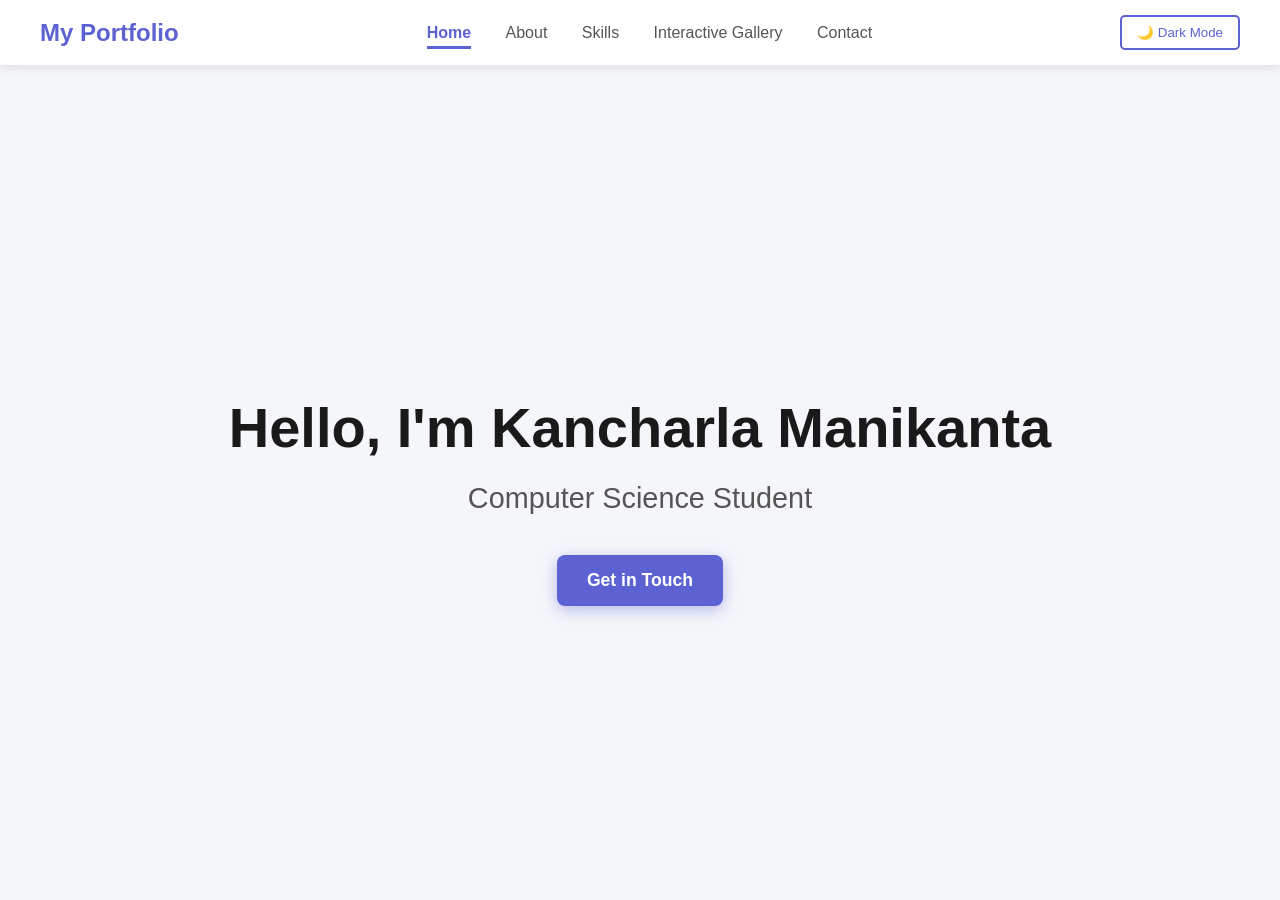
<file: index.html>
<!DOCTYPE html>
<html lang="en" data-theme="light">
<head>
    <meta charset="UTF-8">
    <meta name="viewport" content="width=device-width, initial-scale=1.0">
    <title>Interactive Portfolio - Home</title>
    <link rel="stylesheet" href="style.css">
</head>
<body>

    <header class="main-header">
        <div class="header-container container">
            <div class="logo">My Portfolio</div>
            <nav>
                <a href="index.html">Home</a>
                <a href="about.html">About</a>
                <a href="skills.html">Skills</a>
                 <a href="Interactive Gallery.html">Interactive Gallery</a>
                <a href="contact.html">Contact</a>
            </nav>
            <button id="theme-toggle" class="theme-toggle">🌙 Dark Mode</button>
        </div>
    </header>

    <main>
        <section id="hero" class="hero">
            <div class="container hero-content">
                <h1>Hello, I'm Kancharla Manikanta</h1>
                <p id="tagline" class="tagline">Computer Science Student</p> 
                <a href="contact.html" class="cta-button">Get in Touch</a>
            </div>
        </section>

       

    <script src="script.js" defer></script>
</body>
</html>
</file>
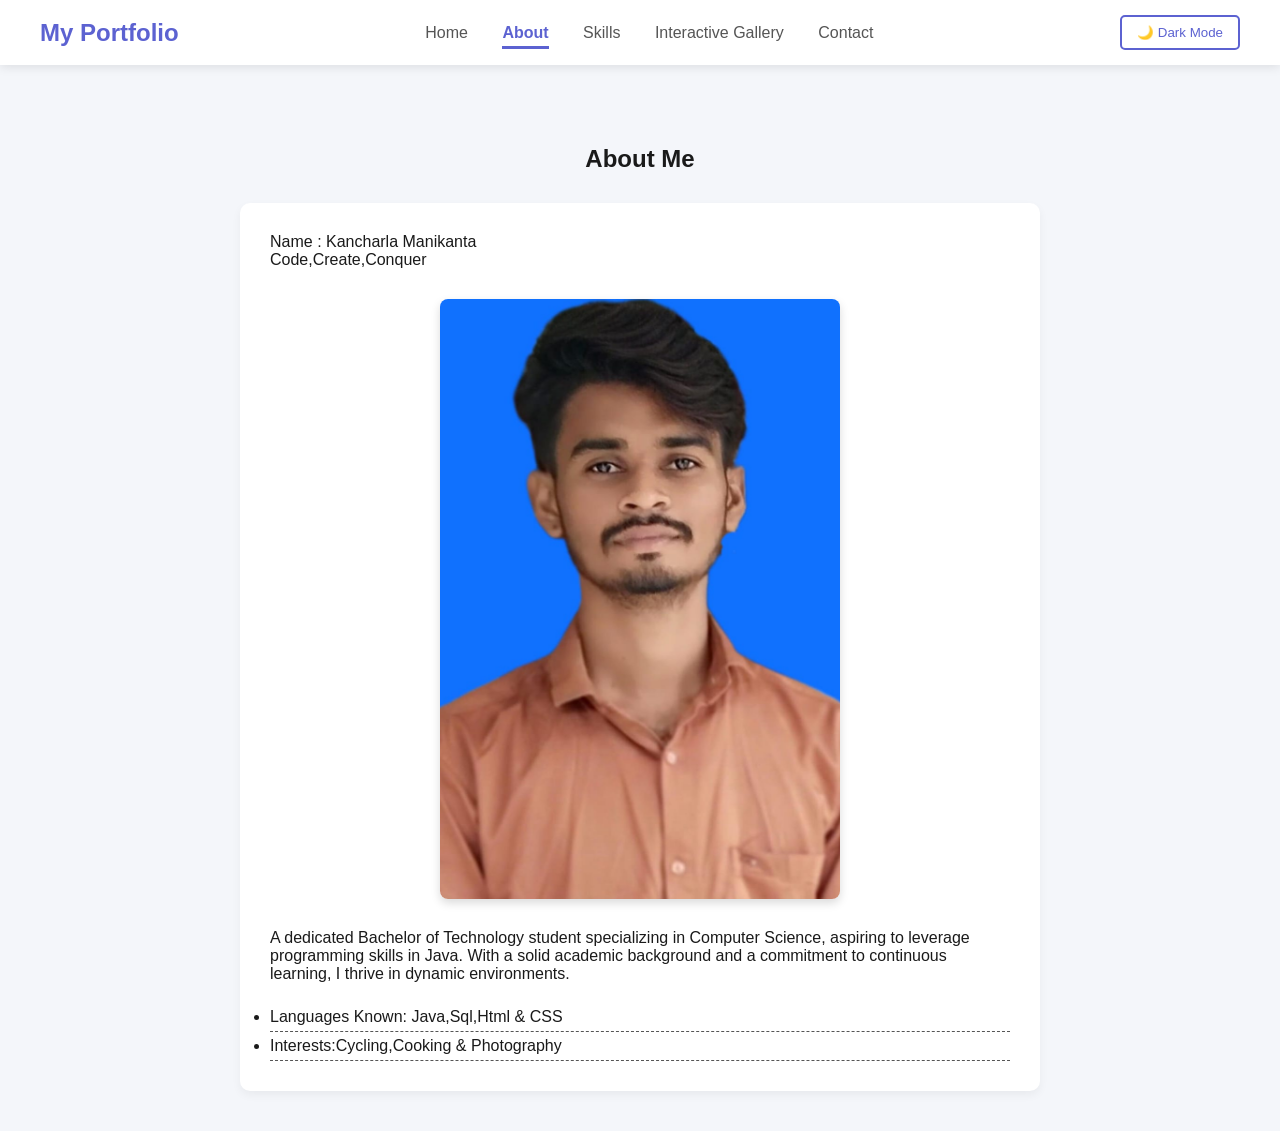
<file: about.html>
<!DOCTYPE html>
<html lang="en" data-theme="light">
<head>
    <meta charset="UTF-8">
    <meta name="viewport" content="width=device-width, initial-scale=1.0">
    <title>Interactive Portfolio - About</title>
    <link rel="stylesheet" href="style.css">
</head>
<body>

    <header class="main-header">
        <div class="header-container container">
            <div class="logo">My Portfolio</div>
            <nav>
                <a href="index.html">Home</a>
                <a href="about.html">About</a>
                <a href="skills.html">Skills</a>
                 <a href="Interactive Gallery.html">Interactive Gallery</a>
                <a href="contact.html">Contact</a>
               
            </nav>
            <button id="theme-toggle" class="theme-toggle">🌙 Dark Mode</button>
        </div>
    </header>

    <main>
        <section id="about" class="about reveal">
            <div class="container">
                <h2> About Me</h2>
                <div class="about-info clearfix">
                    <p>Name : Kancharla Manikanta</p>
                    <p>Code,Create,Conquer</p>
                    <img src="Image.jpeg" alt="My Photo" class="section-image-fixed">

                    <p>A dedicated Bachelor of Technology student specializing in Computer Science, aspiring to 
leverage programming skills in Java. With a solid academic background and a commitment 
to continuous learning, I thrive in dynamic environments.</p>

                    <ul class="quick-facts">
                        <li>Languages Known: Java,Sql,Html & CSS</li>
                        <li>Interests:Cycling,Cooking & Photography </li>
                    </ul>
                </div>
            </div>
        </section>
    </main>

    <script src="script.js" defer></script>
</body>
</html>
</file>
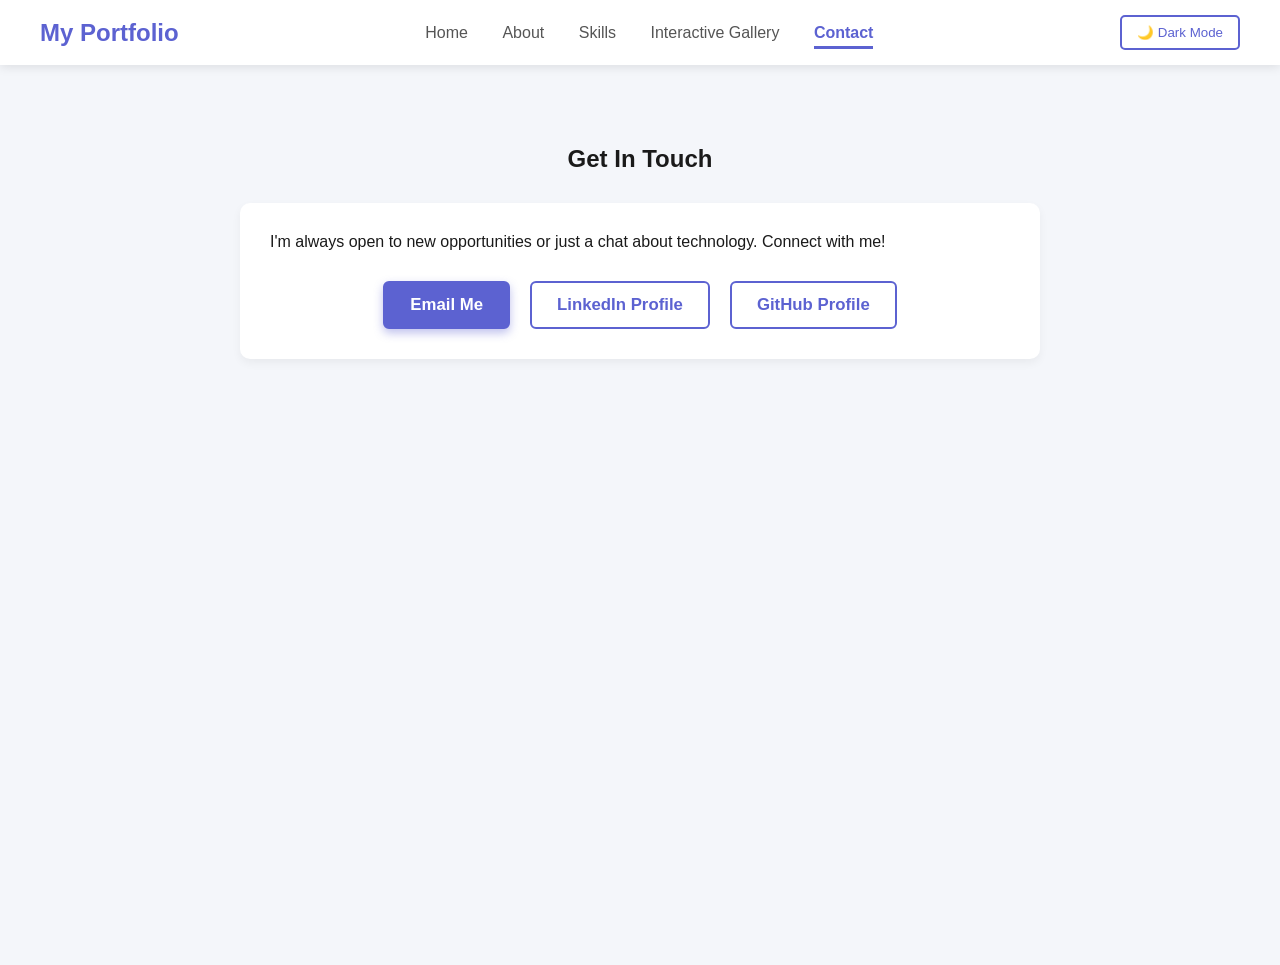
<file: contact.html>
<!DOCTYPE html>
<html lang="en" data-theme="light">
<head>
    <meta charset="UTF-8">
    <meta name="viewport" content="width=device-width, initial-scale=1.0">
    <title>Interactive Portfolio - Contact</title>
    <link rel="stylesheet" href="style.css">
</head>
<body>

    <header class="main-header">
        <div class="header-container container">
            <div class="logo">My Portfolio</div>
            <nav>
                <a href="index.html">Home</a>
                <a href="about.html">About</a>
                <a href="skills.html">Skills</a>
                 <a href="Interactive Gallery.html">Interactive Gallery</a>
                <a href="contact.html">Contact</a>
                
            </nav>
            <button id="theme-toggle" class="theme-toggle">🌙 Dark Mode</button>
        </div>
    </header>

    <main>
        <section id="contact" class="contact reveal">
            <div class="container">
                <h2> Get In Touch</h2>
                <div class="contact-info">
    <p>I'm always open to new opportunities or just a chat about technology. Connect with me!</p>
    
    <div class="contact-links">
        <a href="mailto:kancharlamanikanta55@gmail.com" class="contact-button email-button">
            Email Me
        </a>
        <a href="https://www.linkedin.com/in/manikanta-kancharla" target="_blank" class="contact-button linkedin-button">
            LinkedIn Profile
        </a>
        <a href="https://github.com/kancharlamanikanta55-blip" target="_blank" class="contact-button github-button">
            GitHub Profile
        </a>
    </div>
    </div>
            </div>
        </section>
    </main>

    <script src="script.js" defer></script>
</body>
</html>
</file>
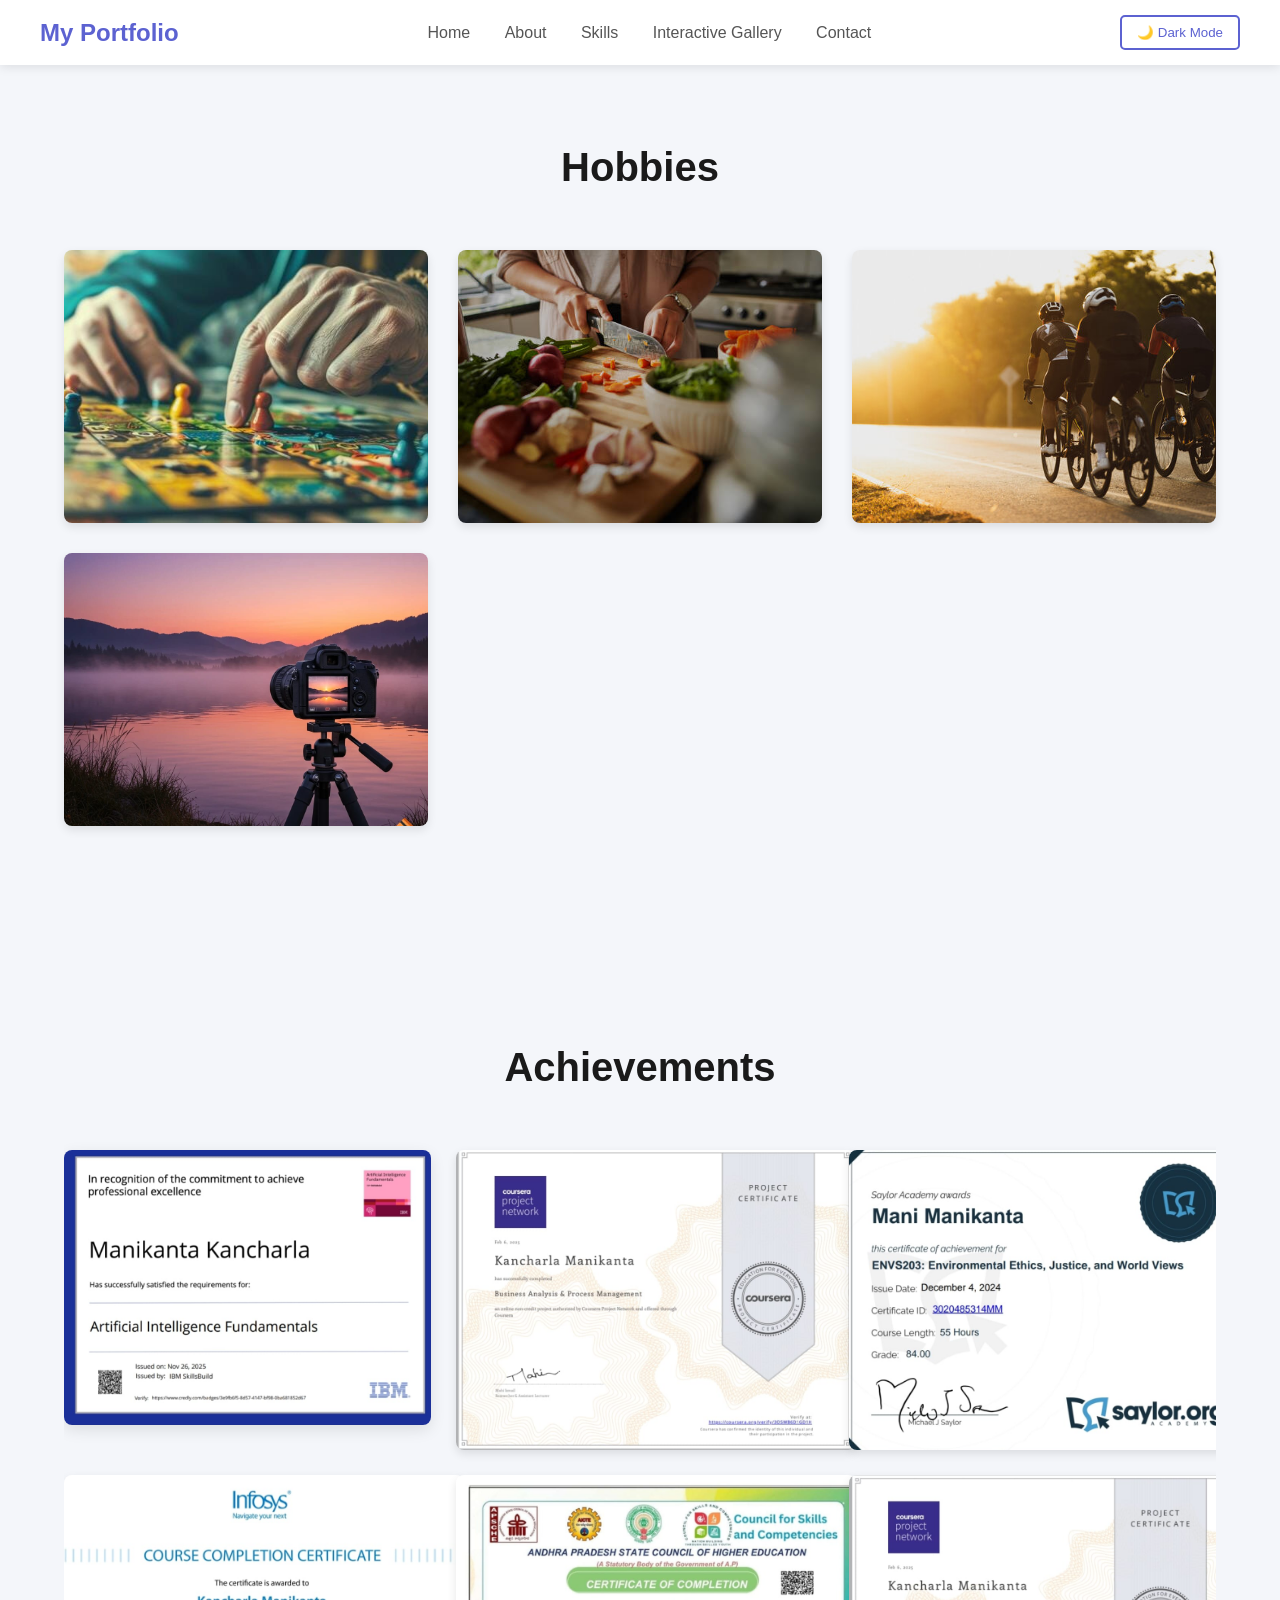
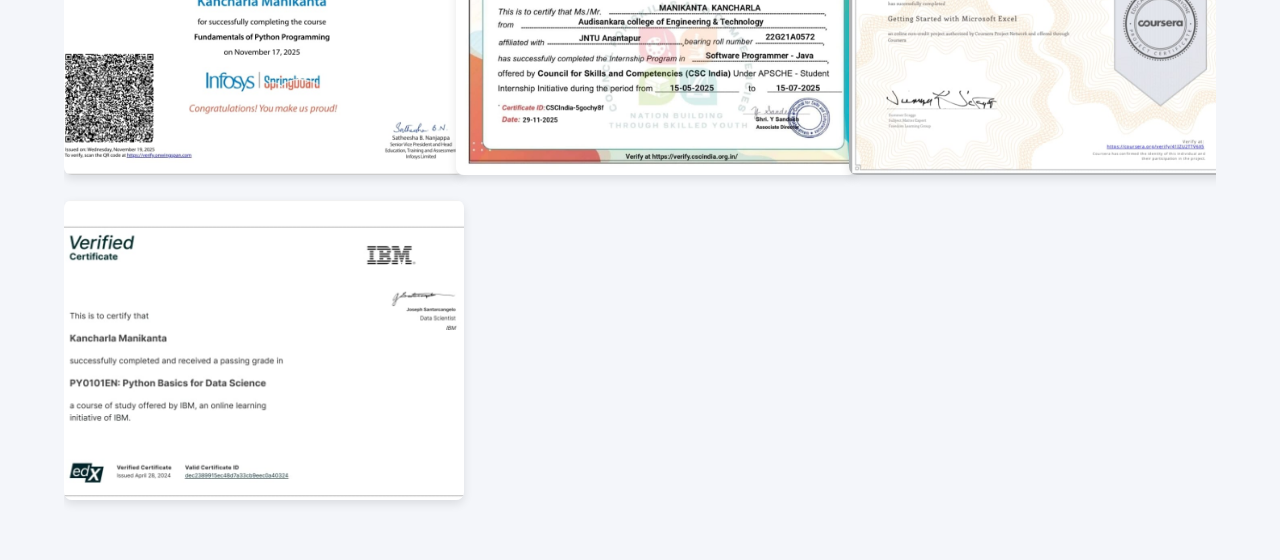
<file: Interactive Gallery.html>
<!DOCTYPE html>
<html lang="en" data-theme="light">
<head>
    <meta charset="UTF-8">
    <meta name="viewport" content="width=device-width, initial-scale=1.0">
    <title>Interactive Portfolio - Contact</title>
    <link rel="stylesheet" href="style.css">
</head>
<body>

    <header class="main-header">
        <div class="header-container container">
            <div class="logo">My Portfolio</div>
            <nav>
                <a href="index.html">Home</a>
                <a href="about.html">About</a>
                <a href="skills.html">Skills</a>
                <a href="Interactive Gallery.html">Interactive Gallery</a>
                <a href="contact.html">Contact</a>
            </nav>
            <button id="theme-toggle" class="theme-toggle">🌙 Dark Mode</button>
        </div>
    </header>

    <main>
        <section id="hobbies" class="hobbies reveal">
            <div class="container">
                <h2>Hobbies</h2>
                <div class="hobbies-grid">

                    <div class="hobby-item">
                        <img src="Board Games.jpeg" alt="Hobby 1">
                        <div class="text-overlay">
                            <h3>Board Games</h3>
                            <p>Developing strategic thinking and problem-solving skills through complex tabletop games.</p>
                        </div>
                    </div>

                    <div class="hobby-item" >
                        <img src="Cooking.jpeg" alt="Hobby 2">
                        <div class="text-overlay">
                            <h3>Cooking</h3>
                            <p>Experimenting with different cuisines and recipes, focusing on precision and creativity.</p>
                        </div>
                    </div>

                    <div class="hobby-item">
                        <img src="Cycling.jpeg"alt="Hobby 3">
                        <div class="text-overlay">
                          <h3>Cycling</h3>
                            <p>Enjoying long-distance rides to explore new areas and stay physically fit and focused.</p>
                        </div>
                    </div>

                     <div class="hobby-item" >
                        <img src="Photography.jpeg"alt="Hobby 4">
                        <div class="text-overlay">
                            <h3>Photography</h3>
                            <p>Capturing moments, light and composition I Find focus where my passion meets purpose.</p>
                        </div>
                    </div>

                </div>
            </div>
        </section>

              <section id="certificates" class="certificates reveal">
                <div class="container">
                <h2>Achievements</h2>
                <div class="certificate-grid">
                <div class="certificate-item">
                        <img src="Ai fundamentals.jpeg" alt="Certificate 1 ">
                    </div>
                    <div class="gallery-item">
                        <img src="Business Analysis and Process Management.jpeg" alt="Certificate 2">
                    </div>
                    <div class="gallery-item">
                        <img src="Environmental Ethics.jpeg" alt="Certificate">
                    </div>
                     <div class="gallery-item">
                        <img src="Fundamentals of Python.jpeg" alt="Certificate 4">
                    </div>
                     <div class="gallery-item">
                        <img src= "Java.jpeg" alt="Certificate 5">
                    </div>
                    <div class="gallery-item">
                        <img src="Microsoft Excel.jpeg"alt="Certificate 6">
                    </div>
                     <div class="gallery-item">
                        <img src="Python basics.jpeg"alt="Certificate 7">
                        </div>
                </div>
            </div>
        </section>
    </main>

    <div id="lightbox" class="lightbox-overlay">
        </div>
    </main>

    <script src="script.js" defer></script>
</body>
</html>
</file>
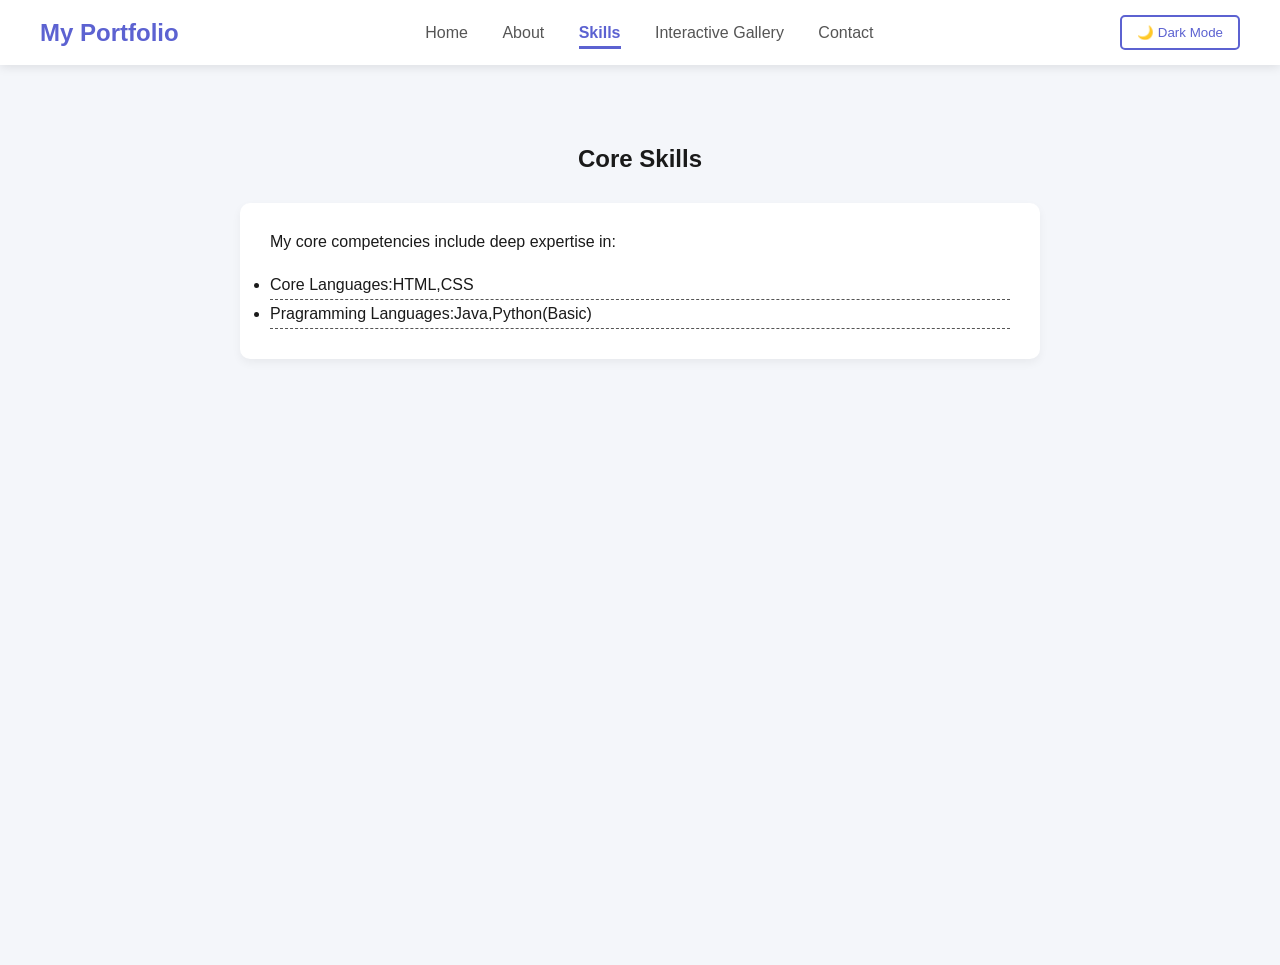
<file: skills.html>
<!DOCTYPE html>
<html lang="en" data-theme="light">
<head>
    <meta charset="UTF-8">
    <meta name="viewport" content="width=device-width, initial-scale=1.0">
    <title>Interactive Portfolio - Skills</title>
    <link rel="stylesheet" href="style.css">
</head>
<body>

    <header class="main-header">
        <div class="header-container container">
            <div class="logo">My Portfolio</div>
            <nav>
                <a href="index.html">Home</a>
                <a href="about.html">About</a>
                <a href="skills.html">Skills</a>
                 <a href="Interactive Gallery.html">Interactive Gallery</a>
                <a href="contact.html">Contact</a>
            </nav>
            <button id="theme-toggle" class="theme-toggle">🌙 Dark Mode</button>
        </div>
    </header>

    <main>
        <section id="skills" class="skills reveal">
            <div class="container">
                <h2> Core Skills</h2>
                <div class="about-info clearfix">
                    <p>My core competencies include deep expertise in:</p>
                    <ul class="quick-facts">
                       
                        <li>Core Languages:HTML,CSS</li>
                        
                        <li>Pragramming Languages:Java,Python(Basic)</li>
                    </ul>
                    
                </div>
            </div>
        </section>
    </main>

    <script src="script.js" defer></script>
</body>
</html>
</file>
<file: style.css>
:root {
   
    --color-primary: #5c62d1;
    --color-background-light: #f4f6fa;
    --color-background-card: #ffffff;
    --color-text-main: #1a1a1a;
    --color-text-secondary: #555555;
    scroll-behavior: smooth;
}

[data-theme='dark'] {

    --color-background-light: #1a1a2e;
    --color-background-card: #272c44;
    --color-text-main: #f0f0f0;
    --color-text-secondary: #aaaaaa;
}

* {
    box-sizing: border-box;
    margin: 0;
    padding: 0;
}

body {
    background-color: var(--color-background-light);
    color: var(--color-text-main);
    font-family: 'Segoe UI', Tahoma, Geneva, Verdana, sans-serif;
    cursor: default; 
}


.theme-transition {
    transition: background-color 0.5s ease; 
}

h1, h2, h3 {
    color: var(--color-text-main);
}

section {
    padding: 80px 5% 40px;
    min-height: 100vh;
}

.container {
    max-width: 1200px;
    margin: 0 auto;
}

.main-header {
    position: sticky; 
    top: 0;
    z-index: 1000;
    background-color: var(--color-background-card);
    box-shadow: 0 2px 10px rgba(0, 0, 0, 0.1);
    transition: background-color 0.3s;
}

.header-container {
    display: flex;
    justify-content: space-between;
    align-items: center;
    padding: 15px 0;
}

.logo {
    font-size: 1.5rem;
    font-weight: bold;
    color: var(--color-primary);
}

nav a {
    margin: 0 15px;
    text-decoration: none;
    color: var(--color-text-secondary);
    font-weight: 500;
    transition: color 0.2s, border-bottom 0.2s; 
    padding-bottom: 5px; 
    border-bottom: 2px solid transparent; 
}

nav a:hover {
    color: var(--color-primary);
    border-bottom: 2px solid var(--color-primary); 
}

nav a.active-nav {
    color: var(--color-primary); 
    font-weight: 700; 
    border-bottom: 3px solid var(--color-primary); 
}

.theme-toggle {
    padding: 8px 15px;
    border: 2px solid var(--color-primary);
    border-radius: 5px;
    background-color: transparent;
    color: var(--color-primary);
    cursor: pointer;
    transition: background-color 0.2s, transform 0.1s;
}

.theme-toggle:hover {
    background-color: rgba(92, 98, 209, 0.1);
}

.theme-toggle:active {
    transform: scale(0.98); 
}


a, button, .gallery-item {
    cursor: pointer; 
}

:root {
    
    --color-primary: #5c62d1;
    --color-background-light: #f4f6fa;
    --color-background-card: #ffffff;
    --color-text-main: #1a1a1a;
    --color-text-secondary: #555555;
    scroll-behavior: smooth;
}

[data-theme='dark'] {
    
    --color-background-light: #1a1a2e;
    --color-background-card: #272c44;
    --color-text-main: #f0f0f0;
    --color-text-secondary: #aaaaaa;
}

* {
    box-sizing: border-box;
    margin: 0;
    padding: 0;
}

body {
    background-color: var(--color-background-light);
    color: var(--color-text-main);
    font-family: 'Segoe UI', Tahoma, Geneva, Verdana, sans-serif;
    transition: background-color 0.3s, color 0.3s;
}

h1, h2, h3 {
    color: var(--color-text-main);
}

section {
    padding: 80px 5% 40px;
    min-height: 100vh;
}

.container {
    max-width: 1200px;
    margin: 0 auto;
}

.main-header {
    position: sticky;
    top: 0;
    z-index: 1000;
    background-color: var(--color-background-card);
    box-shadow: 0 2px 10px rgba(0, 0, 0, 0.1);
    transition: background-color 0.3s;
}

.header-container {
    display: flex;
    justify-content: space-between;
    align-items: center;
    padding: 15px 0;
}

.logo {
    font-size: 1.5rem;
    font-weight: bold;
    color: var(--color-primary);
}

nav a {
    margin: 0 15px;
    text-decoration: none;
    color: var(--color-text-secondary);
    font-weight: 500;
    transition: color 0.2s;
}

nav a:hover {
    color: var(--color-primary);
}

.theme-toggle {
    padding: 8px 15px;
    border: 2px solid var(--color-primary);
    border-radius: 5px;
    background-color: transparent;
    color: var(--color-primary);
    cursor: pointer;
    transition: background-color 0.2s, transform 0.1s;
}

.theme-toggle:hover {
    background-color: rgba(92, 98, 209, 0.1);
}

.theme-toggle:active {
    transform: scale(0.98); 
}

.hero {
    display: flex;
    align-items: center;
    justify-content: center;
    text-align: center;
    min-height: calc(100vh - 70px);
    position: relative;
}

.hero h1 {
    font-size: 3.5rem;
    margin-bottom: 20px;
    line-height: 1.2;
    opacity: 0;
    animation: fadeIn 1s ease-out 0.5s forwards;
}

.tagline {
    font-size: 1.8rem;
    font-weight: 300;
    margin-bottom: 40px;
    color: var(--color-text-secondary);
    overflow: hidden; 
    display: block;
}

.tagline span {
    display: inline-block;
    opacity: 0;
    transform: translateY(20px);
    animation: slideUp 0.6s ease-out forwards;
}

@keyframes fadeIn {
    to { opacity: 1; }
}

@keyframes slideUp {
    to { opacity: 1; transform: translateY(0); }
}

.cta-button {
    
    padding: 15px 30px;
    font-size: 1.1rem;
    font-weight: 600;
    border: none;
    border-radius: 8px;
    background-color: var(--color-primary);
    color: white;
    cursor: pointer;
    text-decoration: none;
    display: inline-block;
    box-shadow: 0 4px 15px rgba(92, 98, 209, 0.4);
    transition: transform 0.15s, background-color 0.2s;
}

.cta-button:hover {
    background-color: #4a50a8;
    transform: translateY(-2px);
}



.gallery h2 {
    text-align: center;
    margin-bottom: 40px;
    font-size: 2.5rem;
}

.gallery-grid {
    display: grid;
    grid-template-columns: repeat(auto-fit, minmax(280px, 1fr));
    gap: 20px;
}

.gallery-item {
    position: relative;
    overflow: hidden;
    border-radius: 8px;
    cursor: pointer;
    box-shadow: 0 4px 10px rgba(0, 0, 0, 0.1);
    transition: transform 0.3s ease;
}

.gallery-item:hover {
    transform: scale(1.03); 
}
.gallery-item img {
    width: 100%;
    height: 100%;
    object-fit: cover;
    display: block;
    
}
.gallery-item {
   
    width: 400px;
    height: 300px; 
    overflow: hidden; 
}


.gallery-item img {
    display: block; 
    width: 100%;
    height: 100%;
    object-fit: cover; 
    

    transition: transform 0.5s ease-in-out; 
}


.gallery-item:hover img {
   
    transform: scale(1.1); 
}

.lightbox-overlay {
    position: fixed;
    top: 0;
    left: 0;
    width: 100%;
    height: 100%;
    background: rgba(0, 0, 0, 0.9);
    z-index: 2000;
    display: none; 
    justify-content: center;
    align-items: center;
    opacity: 0;
    transition: opacity 0.3s;
}

.lightbox-overlay.active {
    display: flex;
    opacity: 1;
}

.lightbox-content {
    background: var(--color-background-card);
    padding: 20px;
    border-radius: 10px;
    position: relative;
    max-width: 90%;
    max-height: 90%;
    box-shadow: 0 0 20px rgba(0, 0, 0, 0.5);
}

.lightbox-content img {
    max-width: 100%;
    max-height: 75vh;
    display: block;
    margin: 0 auto 15px;
}

.lightbox-close {
    position: absolute;
    top: 10px;
    right: 20px;
    font-size: 2rem;
    color: var(--color-text-main);
    background: none;
    border: none;
    cursor: pointer;
}


.about h2, .skills h2, .contact h2 {
    text-align: center;
    margin-bottom: 30px;
}

.about-info, .skills-list, .contact-info {
    background-color: var(--color-background-card);
    padding: 30px;
    border-radius: 10px;
    box-shadow: 0 4px 10px rgba(0, 0, 0, 0.05);
    max-width: 800px;
    margin: 0 auto;
}

.avatar {
    width: 50px;
    height: 50px;
    border-radius: 50%;
    object-fit: cover;
    margin-right: 30px;
    float: left;
    margin-bottom: 20px;
}

.quick-facts {
    padding: 0;
    margin-top: 20px;
}

.quick-facts li {
    padding: 5px 0;
    border-bottom: 1px dashed var(--color-text-secondary);
}

.clearfix::after {
    content: "";
    clear: both;
    display: table;
}


@media (max-width: 768px) {
    .hero h1 {
        font-size: 2.5rem;
    }
    
    .tagline {
        font-size: 1.4rem;
    }
    
    .header-container {
        flex-wrap: wrap;
        justify-content: center;
        padding: 10px 0;
    }
    
    nav {
        order: 2;
        width: 100%;
        text-align: center;
        padding-top: 10px;
    }
    .contact-links {
        flex-direction: column;
        gap: 10px;
    }
    .contact-button {
        width: 100%; 
    }
    
    .theme-toggle {
        order: 1;
    }

    .about-info {
        padding: 20px;
    }

    .avatar {
        float: none;
        margin: 0 auto 20px;
        display: block;
    }

    .gallery-grid {
        grid-template-columns: 1fr; 
    }
}

.reveal {
    
    opacity: 0;
    transform: translateY(50px); 
    transition: opacity 0.8s ease-out, transform 0.8s ease-out;
}


.reveal.active {
    opacity: 1;
    transform: translateY(0);
}
.section-image-fixed {
    width: 400px; 
    height: 600px; 
    object-fit: cover;
    display: block;
    margin: 30px auto;
    border-radius: 8px;
    box-shadow: 0 4px 10px rgba(0, 0, 0, 0.15);
}


@media (max-width: 768px) {
   
    .section-image-fixed {
        width: 100%; 
        height: auto;
        max-height: 300px;
    }
}.contact-links {
    display: flex;
    justify-content: center;
    gap: 20px; 
    margin-top: 30px;
    flex-wrap: wrap; 
}

.contact-button {
    padding: 12px 25px;
    font-size: 1.05rem;
    font-weight: 600;
    border: 2px solid var(--color-primary);
    border-radius: 6px;
    text-decoration: none;
    display: inline-block;
    transition: background-color 0.2s, color 0.2s, transform 0.1s;
    text-align: center;
}
.email-button {
    background-color: var(--color-primary);
    color: white;
    box-shadow: 0 4px 10px rgba(92, 98, 209, 0.4);
}

.email-button:hover {
    background-color: #4a50a8;
    transform: translateY(-1px);
}


.linkedin-button, .github-button {
    background-color: transparent;
    color: var(--color-primary);
}

.linkedin-button:hover, .github-button:hover {
    background-color: rgba(92, 98, 209, 0.1); 
    color: var(--color-primary);
    transform: translateY(-1px);
}.certificate-grid {
    display: grid;
    grid-template-columns: repeat(auto-fit, minmax(320px, 1fr));
    gap: 25px; 
    justify-content: center;
    padding: 20px 0;
    overflow: hidden; 
}

.certificate-item {
    float: none; 
    position: static;
    margin: 0 !important; 
    
    overflow: hidden; 
    background-color: var(--color-background-card);
    box-shadow: 0 5px 15px rgba(0, 0, 0, 0.1); 
    border-radius: 8px; 
    transition: transform 0.3s ease;
    aspect-ratio: 4 / 3; 
}

.certificate-item:hover {
    transform: translateY(-5px); 
    box-shadow: 0 8px 20px rgba(0, 0, 0, 0.15);
}

.certificate-item img {
   
    width: 100%; 
    height: 100%; 
    object-fit: cover; 
    display: block; 
}
.certificates h2 {
    text-align: center;
    margin-bottom: 40px;
    font-size: 2.5rem;
}



@media (max-width: 400px) {
    .certificate-grid {
        grid-template-columns: 1fr;
    }
}
.hobbies h2 {
    text-align: center;
    margin-bottom: 40px;
    font-size: 2.5rem;
}

.hobbies-grid {
    display: grid;
    grid-template-columns: repeat(auto-fit, minmax(300px, 1fr));
    gap: 30px;
    padding: 20px 0;
}

.hobby-item {
    position: relative; 
    overflow: hidden;
    border-radius: 8px;
    aspect-ratio: 4 / 3; 
    cursor: pointer;
    box-shadow: 0 4px 10px rgba(0, 0, 0, 0.1);
}

.hobby-item img {
    width: 100%;
    height: 100%;
    object-fit: cover;
    display: block;
    transition: transform 0.4s ease;
}

.hobby-item:hover img {
    transform: scale(1.05); 
}


.text-overlay {
    
    position: absolute;
    top: 0;
    left: 0;
    width: 100%;
    height: 100%;
    padding: 20px;
    
    background: rgba(0, 0, 0, 0.75);
    color: white;
    
    display: flex;
    flex-direction: column;
    justify-content: flex-end;
    opacity: 0;
    transform: translateY(100%);
    transition: opacity 0.4s ease, transform 0.4s ease;
    z-index: 10; 
}

.hobby-item:hover .text-overlay {
   
    opacity: 1;
    transform: translateY(0);
}

.text-overlay h3 {
    color: white; 
    margin-bottom: 5px;
    font-size: 1.5rem;
}

.text-overlay p {
    font-size: 0.95rem;
}
</file>
